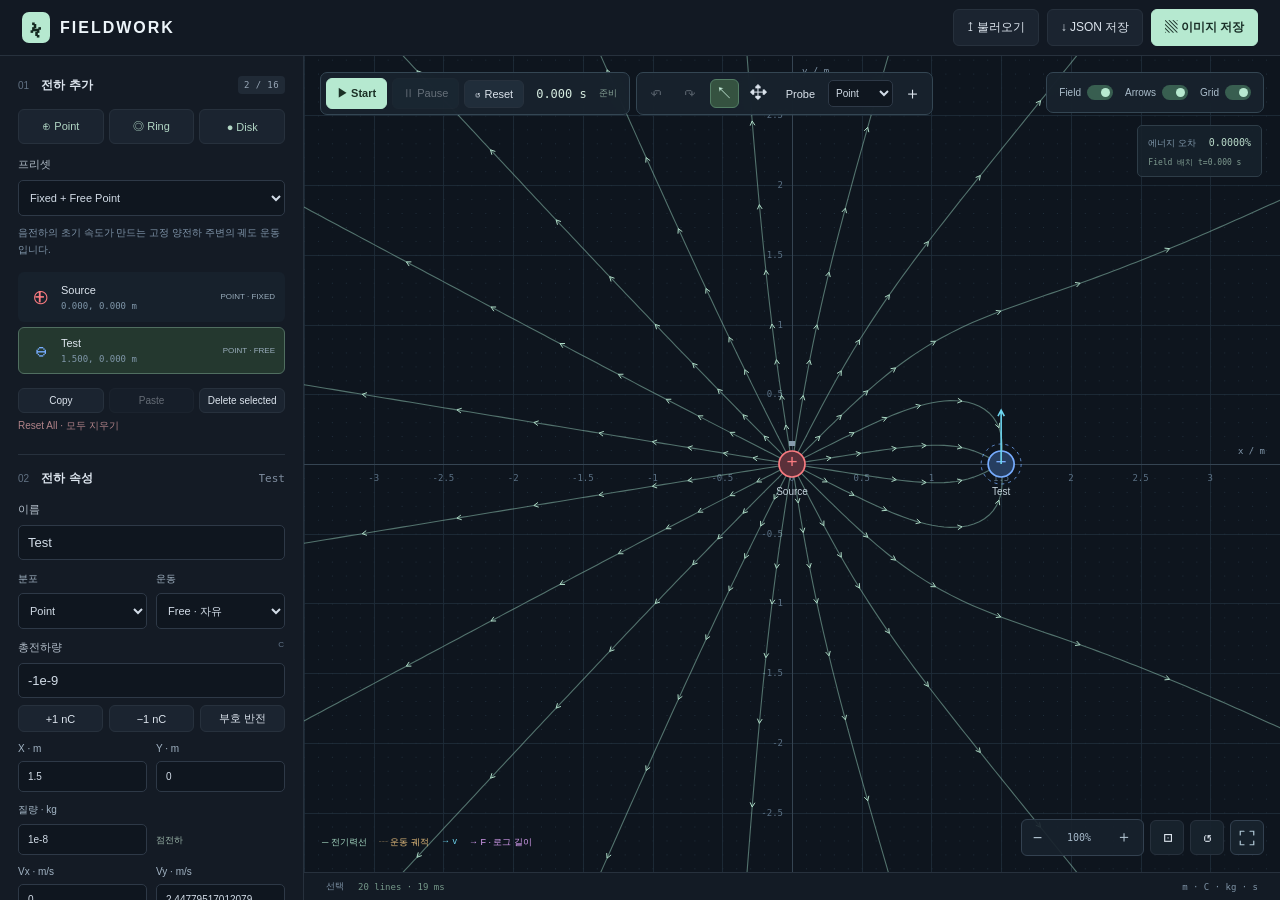
<file: index.html>
<!doctype html>
<html lang="ko">
<head>
  <meta charset="utf-8"><meta name="viewport" content="width=device-width,initial-scale=1"><meta name="theme-color" content="#10151d">
  <title>FIELDWORK — Electric Field & Charge Motion</title>
  <meta name="description" content="점전하·균일 링·원판의 준정적 쿨롱 힘과 실제 운동 궤적 시뮬레이션">
  <link rel="stylesheet" href="css/style.css"><link rel="stylesheet" href="css/field-controls.css"><link rel="stylesheet" href="css/simulation.css">
  <script defer src="js/physics.js"></script><script defer src="js/fieldLines.js"></script><script defer src="js/renderer.js"></script><script defer src="js/ui.js"></script>
  <script defer src="js/simulation-physics.js"></script><script defer src="js/simulation-fields.js"></script><script defer src="js/simulation-renderer.js"></script><script defer src="js/edit-history.js"></script><script defer src="js/simulation-editing.js"></script><script defer src="js/simulation.js"></script>
</head>
<body class="simulation-page">
  <header class="app-header">
    <a class="brand" href="index.html" aria-label="Fieldwork 홈"><span class="brand-mark">ϟ</span><span>FIELDWORK</span></a>
    <div class="file-actions"><button id="sim-import" title="시뮬레이션 JSON 불러오기" aria-label="시뮬레이션 JSON 불러오기">↥ <span>불러오기</span></button><button id="sim-save" title="시뮬레이션 JSON 저장" aria-label="시뮬레이션 JSON 저장">↓ <span>JSON 저장</span></button><button id="sim-png" class="primary" title="현재 화면 PNG 저장" aria-label="현재 화면 PNG 저장">▧ <span>이미지 저장</span></button><input id="sim-file" type="file" accept=".json,application/json" hidden></div>
  </header>
  <div class="workspace">
    <aside class="sidebar">
      <section><div class="section-heading"><h2><span>01</span> 전하 추가</h2><span class="badge" id="body-count">0 / 16</span></div>
        <div class="distribution-buttons"><button data-add="point">⊕ Point</button><button data-add="ring">◎ Ring</button><button data-add="disk">● Disk</button></div>
        <label for="sim-preset" class="field-label">프리셋</label><select id="sim-preset"><option value="single">Fixed + Free Point</option><option value="dipole">Electric Dipole</option><option value="like">Two Positive Charges</option><option value="ring">Charged Ring</option><option value="disk">Charged Disk</option><option value="moving">Multiple Moving Charges</option></select>
        <p id="preset-description" class="sim-note"></p><div id="body-list" class="body-list" aria-label="시뮬레이션 전하 목록"></div>
        <div class="selection-actions"><button id="selection-copy" disabled title="Ctrl+C">Copy</button><button id="selection-paste" disabled title="Ctrl+V">Paste</button><button id="selection-delete" disabled>Delete selected</button></div><p id="selection-summary" class="sim-note" hidden></p>
        <button id="reset-all" class="text-button danger">Reset All · 모두 지우기</button>
      </section>
      <section><div class="section-heading"><h2><span>02</span> 전하 속성</h2><span class="muted" id="body-selection">선택 없음</span></div>
        <form id="body-form" novalidate><fieldset id="property-fields">
          <label class="field-label" for="body-name">이름</label><input id="body-name" type="text" autocomplete="off">
          <div class="form-pair"><label for="body-type">분포<select id="body-type"><option value="point">Point</option><option value="ring">Ring</option><option value="disk">Disk</option></select></label><label for="body-fixed">운동<select id="body-fixed"><option value="fixed">Fixed · 고정</option><option value="free">Free · 자유</option></select></label></div>
          <label class="field-label" for="body-q">총전하량 <span>C</span></label><input id="body-q" type="text" inputmode="decimal" autocomplete="off">
          <div class="quick-charge"><button type="button" data-q="1e-9">+1 nC</button><button type="button" data-q="-1e-9">−1 nC</button><button type="button" id="body-flip">부호 반전</button></div>
          <div class="form-pair"><label for="body-x">X · m<input id="body-x" type="text" inputmode="decimal"></label><label for="body-y">Y · m<input id="body-y" type="text" inputmode="decimal"></label></div>
          <div id="radius-property"><label class="field-label" for="body-radius">반지름 R <span>m</span></label><input id="body-radius" type="text" inputmode="decimal"></div>
          <div class="form-pair"><label for="body-mass">질량 · kg<input id="body-mass" type="text" inputmode="decimal"></label><div class="body-density" id="body-density"></div></div>
          <div class="form-pair"><label for="body-vx">Vx · m/s<input id="body-vx" type="text" inputmode="decimal"></label><label for="body-vy">Vy · m/s<input id="body-vy" type="text" inputmode="decimal"></label></div>
          <p class="sim-note">속성 수정·드래그 시 정지하고 현재 배치를 새 초기조건으로 지정합니다. 드래그한 물체의 속도는 0이 됩니다.</p>
          <p id="body-error" class="error" role="alert"></p><div class="editor-actions"><button type="submit" class="apply-button">초기조건 적용 <span>↵</span></button><button type="button" id="body-delete">삭제</button></div>
        </fieldset></form>
        <div class="sim-selected-values"><span>|v| <b id="body-speed">—</b> m/s</span><span>|F| <b id="body-force">—</b> N</span></div>
      </section>
      <section><div class="section-heading"><h2><span>03</span> 시뮬레이션 설정</h2></div>
        <div class="form-pair"><label for="sim-dt">시간 간격 Δt · s<input id="sim-dt" type="text" inputmode="decimal" value="0.002"></label><label for="collision-radius">접촉 여유 · m<input id="collision-radius" type="text" inputmode="decimal" value="0.015"></label></div>
        <div class="slider-setting"><label for="sim-speed">Simulation Speed <output id="sim-speed-value">1.0×</output></label><input id="sim-speed" type="range" min="0.1" max="8" step="0.1" value="1"></div>
        <div class="form-pair"><label for="force-quality">힘 샘플 품질<select id="force-quality"><option value="low">낮음 · 16 / 32</option><option value="medium" selected>기본 · 32 / 96</option><option value="high">높음 · 64 / 256</option></select></label><label for="field-quality">Field 품질<select id="field-quality"><option value="low" selected>낮음 · 16 / 32</option><option value="medium">기본 · 32 / 96</option><option value="high">높음 · 64 / 256</option></select></label></div>
        <label class="toggle-row">Preserve X-Axis Symmetry <input id="sim-symmetry" type="checkbox" role="switch"></label><p id="symmetry-status" class="sim-note" role="status">OFF · 자유 운동</p>
        <p id="sample-info" class="sim-note"></p><p class="sim-note">원주 / 면적 균일 샘플. 힘 완화(softening) 없음. 접촉·과도한 한 스텝 이동은 경고 후 정지합니다.</p>
      </section>
      <section><div class="section-heading"><h2><span>04</span> 시각화 설정</h2><button id="clear-trails" class="tiny-button">궤적 지우기</button></div>
        <label class="toggle-row">전기력선 <input id="sim-lines" type="checkbox" role="switch" checked></label><label class="toggle-row">방향 화살표 <input id="sim-arrows" type="checkbox" role="switch" checked></label><label class="toggle-row">운동 궤적 <input id="sim-trails" type="checkbox" role="switch" checked></label><label class="toggle-row">속도 벡터 <input id="sim-velocity" type="checkbox" role="switch" checked></label><label class="toggle-row">힘 벡터 <input id="sim-forces" type="checkbox" role="switch"></label><label class="toggle-row">좌표 격자 <input id="sim-grid" type="checkbox" role="switch" checked></label>
        <div class="slider-setting"><label for="sim-line-density">전기력선 밀도 <output id="sim-line-density-value">20</output></label><input id="sim-line-density" type="range" min="8" max="64" step="2" value="20"></div>
        <label class="toggle-row">필드 위 표시 설정 <input id="sim-controls" type="checkbox" role="switch" checked></label><div class="slider-setting"><label for="sim-arrow-density">화살표 밀도 <output id="sim-arrow-density-value">1</output></label><input id="sim-arrow-density" type="range" min="0.4" max="2" step="0.1" value="1"></div><div class="slider-setting"><label for="sim-line-width">선 두께 · px <output id="sim-line-width-value">1.1</output></label><input id="sim-line-width" type="range" min="0.5" max="3" step="0.1" value="1.1"></div><div class="slider-setting"><label for="sim-arrow-size">화살표 크기 · px <output id="sim-arrow-size-value">4.5</output></label><input id="sim-arrow-size" type="range" min="3" max="9" step="0.5" value="4.5"></div><div class="slider-setting"><label for="field-interval">Field 갱신 간격 <output id="field-interval-value">400 ms</output></label><input id="field-interval" type="range" min="150" max="1500" step="50" value="400"></div>
      </section>
      <p class="sim-model-note">비상대론적·준정적 XY 모델. 링·원판은 강체 병진운동만 합니다. 회전·변형·자기장·복사 반작용은 제외합니다.</p>
    </aside>
    <main class="main-panel" aria-label="동적 전하 시뮬레이션">
      <div class="canvas-container" id="canvas-container"><canvas id="field-canvas" tabindex="0" aria-label="동적 전하 좌표평면. 전하 선택·드래그, 휠 확대, 빈 공간 드래그 이동"></canvas>
        <div class="sim-topbar"><div class="sim-transport" role="group" aria-label="시간 조작"><button id="sim-start" class="sim-start">▶ Start</button><button id="sim-pause" disabled>Ⅱ Pause</button><button id="sim-reset" title="최초 위치와 속도로 복원">↺ Reset</button><span id="sim-time">0.000 s</span><span id="sim-status" class="sim-state" data-state="ready">준비</span></div><div class="sim-mode-tools" role="group" aria-label="시뮬레이션 도구"><button id="edit-undo" disabled aria-label="Undo" title="Undo (Ctrl+Z)">↶</button><button id="edit-redo" disabled aria-label="Redo" title="Redo (Ctrl+Y / Ctrl+Shift+Z)">↷</button><button data-sim-mode="select" aria-label="선택 도구" title="선택 (V)">↖</button><button data-sim-mode="pan" aria-label="이동 도구" title="이동 (H)">✥</button><button data-sim-mode="probe" id="probe-tool" aria-label="Probe" title="전기장 측정 (P)">Probe</button><select id="field-add-type" aria-label="추가할 전하 종류"><option value="point">Point</option><option value="ring">Ring</option><option value="disk">Disk</option></select><button id="field-add" aria-label="전하 추가 모드" title="선택한 종류 추가">＋</button></div></div>
        <div id="sim-overlay-controls" class="sim-field-controls" role="group" aria-label="Field 표시"><label>Field <input id="overlay-lines" type="checkbox" role="switch" checked></label><label>Arrows <input id="overlay-arrows" type="checkbox" role="switch" checked></label><label>Grid <input id="overlay-grid" type="checkbox" role="switch" checked></label></div>
        <div id="field-probe" class="probe-card sim-probe" role="region" aria-label="Field Probe" hidden>
          <div class="probe-heading">Field Probe <span>N/C</span><button id="probe-close" aria-label="Close Probe" title="닫기 (Esc)">×</button></div>
          <form id="probe-form" novalidate><div class="form-pair"><label for="probe-x">X · m<input id="probe-x" type="text" inputmode="decimal" autocomplete="off"></label><label for="probe-y">Y · m<input id="probe-y" type="text" inputmode="decimal" autocomplete="off"></label><button type="submit" title="좌표 적용 (Enter)">Apply</button></div><p id="probe-error" class="error" role="alert"></p></form>
          <div class="probe-magnitude"><small>|E|</small><span id="sim-probe-mag">—</span></div><div class="probe-details"><span>Eₓ <b id="sim-probe-ex">—</b></span><span>Eᵧ <b id="sim-probe-ey">—</b></span><span>θ <b id="sim-probe-angle">—</b></span></div><div id="sim-probe-note" class="sim-probe-note"></div>
        </div>
        <div class="sim-energy" title="(현재 E − 초기 E) / (초기 K + |초기 U|). 고정-고정 상수 에너지는 제외합니다."><span>에너지 오차</span><b id="energy-error">0.000%</b><small id="field-snapshot">Field 계산 중</small></div>
        <div class="sim-legend"><span class="field-color">─ 전기력선</span><span class="trail-color">┄ 운동 궤적</span><span class="velocity-color">→ v</span><span class="force-color">→ F · 로그 길이</span></div>
        <div class="sim-view-controls"><div class="zoom-control"><button id="sim-zoom-out" aria-label="축소">−</button><span id="sim-zoom">100%</span><button id="sim-zoom-in" aria-label="확대">＋</button></div><button id="sim-fit" title="전체 보기 (F)" aria-label="모든 물체 보기">⊡</button><button id="sim-view-reset" title="뷰 초기화" aria-label="뷰 초기화">↺</button><button id="sim-maximize" class="maximize-button" aria-label="필드 최대화" aria-pressed="false" title="필드 최대화"><svg width="18" height="18" viewBox="0 0 24 24" fill="none" stroke="currentColor" stroke-width="1.6" stroke-linecap="round" aria-hidden="true"><path id="sim-maximize-icon" d="M8 3H3v5M16 3h5v5M3 16v5h5M21 16v5h-5"/></svg></button></div>
        <div id="sim-warning" class="sim-warning" role="alert" hidden></div><div id="sim-empty" class="empty-state" hidden><h2>전하를 추가하세요</h2><p>Point · Ring · Disk를 선택한 뒤 평면을 클릭하세요.</p></div>
      </div>
      <footer class="statusbar"><span id="sim-mode-label">선택</span><span id="sim-field-status">전기력선 계산 중</span><span class="cursor-position" id="sim-cursor">m · C · kg · s</span></footer>
    </main>
  </div>
  <div id="toast" class="toast" role="status" hidden></div>
  <dialog id="sim-clear-dialog" aria-labelledby="sim-clear-title"><div class="dialog-heading"><h2 id="sim-clear-title">모든 물체를 지울까요?</h2></div><p>현재 물체와 초기조건·궤적을 지웁니다. Undo로 배치를 복원할 수 있습니다.</p><div class="editor-actions"><button id="sim-clear-cancel" autofocus>취소</button><button id="sim-clear-confirm" class="danger">Reset All</button></div></dialog>
</body>
</html>
</file>
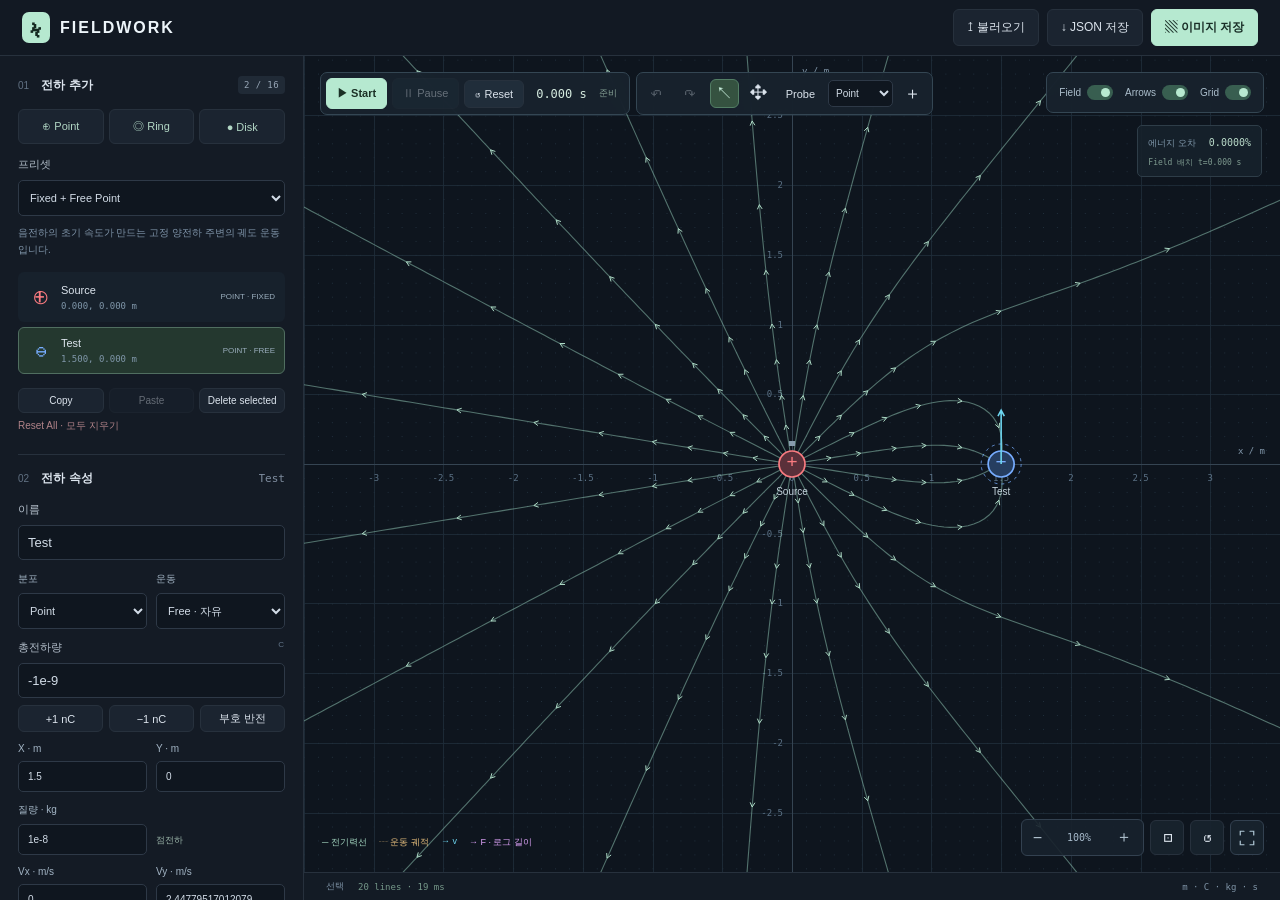
<file: simulation.html>
<!doctype html>
<html lang="en"><head><meta charset="utf-8"><meta name="viewport" content="width=device-width,initial-scale=1"><title>FIELDWORK</title><meta http-equiv="refresh" content="0;url=index.html"><script>location.replace('index.html'+location.search+location.hash);</script></head><body><p>FIELDWORK has moved to the main page. <a href="index.html">Open FIELDWORK</a></p></body></html>
</file>
<file: css/style.css>
:root{color-scheme:dark;--bg:#0d131b;--panel:#141b25;--border:#27313d;--text:#dce4ed;--muted:#7f8d9f;--accent:#b6e9d0;--positive:#fa7b80;--negative:#77adff;font-family:Inter,"Segoe UI","Malgun Gothic",sans-serif;font-size:13px}
*{box-sizing:border-box}
body{margin:0;background:var(--bg);color:var(--text);overflow:hidden}
button,input,select{font:inherit}
button{cursor:pointer;color:inherit;background:#1b2430;border:1px solid var(--border);border-radius:6px;transition:background .16s,border-color .16s}
button:hover{background:#2b3847;border-color:#4c6073}
button:focus-visible,select:focus-visible,input:focus-visible,canvas:focus-visible{outline:2px solid var(--accent);outline-offset:3px}
button:disabled{opacity:.4;cursor:default}
button:active{transform:translateY(1px)}
.app-header{height:78px;padding:0 28px;display:flex;align-items:center;gap:35px;border-bottom:1px solid var(--border);background:#121923}
.brand{display:flex;align-items:center;gap:13px;text-decoration:none;color:#edf5fa;font-size:19px;font-weight:750;letter-spacing:2px}
.brand-mark{display:grid;place-items:center;width:35px;height:40px;background:var(--accent);color:#142920;border-radius:10px;font-size:31px}
.brand small{display:block;font-size:8px;letter-spacing:2.8px;font-weight:500;color:var(--muted);margin-top:5px}
.file-actions{margin-left:auto;display:flex;gap:8px}
.file-actions button{padding:9px 13px;font-size:12px}
.file-actions .primary{background:var(--accent);color:#192e27;border-color:var(--accent);font-weight:650}
.workspace{display:flex;height:calc(100dvh - 78px)}
.sidebar{width:304px;flex-shrink:0;overflow:auto;background:var(--panel);border-right:1px solid var(--border);padding:26px 22px 12px;scrollbar-width:thin;scrollbar-color:#354252 transparent}
h1{font-size:22px;font-weight:600;margin:10px 0 26px;letter-spacing:-.8px}
h1>span{font-size:11px;display:block;margin-top:8px;letter-spacing:0;color:var(--muted);font-weight:400}
section{border-top:1px solid var(--border);padding:19px 0}
.section-heading{display:flex;justify-content:space-between;align-items:center;margin-bottom:15px}
h2{margin:0;font-size:12px;font-weight:600}
h2>span{font-size:10px;color:#617183;font-weight:500;margin-right:9px}
.badge{font:9px Consolas,monospace;color:#98a7b7;background:#202a36;padding:4px 6px;border-radius:4px;letter-spacing:.4px}
.field-label{display:flex;justify-content:space-between;font-size:11px;color:#b4bfcb;margin-bottom:8px}
.field-label span{font-size:8px;letter-spacing:1px;color:#63768a}
select,input[type=text]{width:100%;background:#0f161f;border:1px solid #2e3947;color:#d2dce7;border-radius:5px;padding:9px;min-width:0}
select{font-size:11px;padding:10px 7px;cursor:pointer}
.text-button{border:0;background:none;font-size:10px;padding:6px 0}
.danger{color:#b08288}
.muted{color:var(--muted);font:11px Consolas,monospace}
fieldset{padding:0;margin:0;border:0}
fieldset:disabled{opacity:.38}
.error{font-size:10px;line-height:1.5;color:#ff9b9b;margin:5px 0;min-height:0}
.error:empty{display:none}
.editor-actions{display:flex;gap:7px;margin-top:12px}
.editor-actions button{padding:8px 12px;font-size:10px}
.apply-button{flex:1;background:#263d37;border-color:#3a5c50;color:#c4e8d7;display:flex;justify-content:space-between}
.tiny-button{border:0;background:transparent;font-size:9px;color:#73879d;padding:2px}
.slider-setting{margin:15px 0}
.slider-setting label{display:flex;justify-content:space-between;color:#acbac9;font-size:11px;margin-bottom:8px}
.slider-setting output{font:10px Consolas,monospace;color:#d2e5dc}
input[type=range]{appearance:none;width:100%;height:3px;background:#303d4c;border-radius:5px;display:block;margin:11px 0;accent-color:var(--accent);cursor:pointer}
input[type=range]::-webkit-slider-thumb{appearance:none;width:11px;height:11px;border-radius:100%;background:var(--accent);border:2px solid #15251e}
input[type=range]::-moz-range-thumb{width:9px;height:9px;border-radius:100%;background:var(--accent)}
.toggle-row{display:flex;align-items:center;justify-content:space-between;font-size:11px;color:#aebccb;margin-top:14px}
input[role=switch]{appearance:none;width:26px;height:15px;background:#374555;border-radius:10px;position:relative;cursor:pointer;margin:0}
input[role=switch]:before{content:"";position:absolute;width:9px;height:9px;border-radius:100%;background:#9eacba;left:3px;top:3px;transition:transform .15s}
input[role=switch]:checked{background:#385e50}
input[role=switch]:checked:before{background:#b7e9d0;transform:translateX(11px)}
.main-panel{display:flex;flex-direction:column;min-width:0;flex:1}
.canvas-container{position:relative;flex:1;min-height:0;overflow:hidden;background:#0e151e}
canvas{display:block;width:100%;height:100%;touch-action:none;cursor:default}
.probe-card{position:absolute;right:26px;top:81px;width:205px;border:1px solid #2b3945;border-radius:8px;background:#141e29e6;backdrop-filter:blur(10px);padding:15px;pointer-events:none}
.probe-heading{display:flex;align-items:center;gap:7px;font:8px Consolas,monospace;letter-spacing:1.1px;color:#8ea7b8}
.probe-heading>span:last-child{margin-left:auto;color:#5f7589;letter-spacing:0}
.probe-magnitude{font:25px Consolas,monospace;color:#d3eee1;margin:16px 0}
.probe-magnitude small{font:9px "Segoe UI",sans-serif;color:#7d91a1;display:block;margin-top:5px}
.probe-details{border-top:1px solid #2a3744;padding-top:11px;display:grid;gap:9px}
.probe-details>span{display:flex;justify-content:space-between;font-size:10px;color:#71899e}
.probe-details b{font:10px Consolas,monospace;color:#bbcbd6}
.zoom-control{display:flex;align-items:center;background:#18212de8;border:1px solid #334150;border-radius:6px;pointer-events:auto}
.zoom-control button{border:0;background:transparent;padding:7px 11px;font-size:16px;color:#b4c6d3}
.zoom-control>span{font:10px Consolas,monospace;width:52px;text-align:center;color:#a7bacb}
.statusbar{height:33px;display:flex;gap:22px;align-items:center;padding:0 22px;background:#131b25;border-top:1px solid var(--border);font:9px Consolas,"Malgun Gothic",monospace;color:#7f94a7}
.statusbar>span:first-child{display:flex;align-items:center;gap:7px}
.cursor-position{margin-left:auto}
.empty-state{position:absolute;top:43%;left:50%;transform:translate(-50%,-50%);text-align:center;pointer-events:none;width:80%}
.empty-state>span{font-size:35px;color:#8daea5}
.empty-state h2{font-size:22px;margin:18px}
.empty-state p{font-size:12px;color:#8a9eaf}
.toast{position:fixed;left:50%;bottom:55px;transform:translateX(-50%);padding:13px 22px;background:#243d34;color:#d0f4e2;border:1px solid #4d7b64;border-radius:7px;z-index:20;box-shadow:0 8px 30px #0005;font-size:12px}
dialog{max-width:480px;width:90%;border:1px solid #415360;border-radius:12px;background:#18222f;color:var(--text);padding:28px;box-shadow:0 25px 100px #0008}
dialog::backdrop{background:#070c13b8;backdrop-filter:blur(4px)}
.dialog-heading{display:flex;align-items:center;justify-content:space-between}
.dialog-heading h2{font-size:20px}
.dialog-heading button{font-size:22px;padding:0 8px}
dialog p{font-size:12px;color:#9eb0c0;line-height:1.8}
dl{display:grid;grid-template-columns:145px 1fr;gap:17px;font-size:12px;padding:20px 0}
dt{color:#b6e9d0}
dd{margin:0;color:#b2c0cc}
[hidden]{display:none!important}
@media(min-width:1500px){
.sidebar{width:320px;padding-left:26px;padding-right:26px}
}
@media(max-height:850px){
.sidebar{padding-top:18px}
h1{margin-bottom:19px}
section{padding:14px 0}
.slider-setting{margin:12px 0}
}
@media(max-width:1100px){
.sidebar{width:277px;padding-left:16px;padding-right:16px}
.probe-card{width:175px;right:17px}
}
@media(max-width:760px){
.app-header{height:65px;padding:0 14px}
.brand{font-size:15px}
.brand-mark{width:29px;height:34px}
.file-actions button{font-size:15px;padding:7px}
.file-actions button span{display:none}
.workspace{height:calc(100dvh - 65px)}
.sidebar{width:230px;padding:17px 12px}
.probe-card{top:auto;bottom:74px;right:14px;width:165px;padding:12px}
.probe-magnitude{font-size:21px;margin:12px 0}
.zoom-control{margin-left:auto}
.statusbar{padding:0 10px;gap:8px;font-size:8px}
.cursor-position{white-space:nowrap}
}
@media(max-width:480px){
.workspace{height:auto;flex-direction:column-reverse}
.main-panel{height:72dvh;min-height:440px}
.sidebar{width:100%;border-right:0;border-top:1px solid var(--border);overflow:visible;display:block}
body{overflow:auto}
.app-header{position:sticky;top:0;z-index:10}
.brand small{font-size:6px}
.brand{gap:8px}
.file-actions{gap:5px}
.file-actions button{padding:6px}
.probe-card{width:150px}
.statusbar{min-height:30px}
.sidebar section{padding:17px 0}
}
</file>
<file: css/field-controls.css>
.app-header{ height: 56px; padding: 0 22px; }
.brand{ font-size: 16px; gap: 10px; }
.brand-mark{ width: 28px; height: 31px; border-radius: 7px; font-size: 25px; }
.workspace{ height: calc(100dvh - 56px); }
.sidebar{ width: 300px; padding: 5px 18px 14px; }
.sidebar section:first-of-type{ border-top: 0; }
.sidebar section{ padding: 15px 0; }
.statusbar{ height: 28px; }
#field-canvas{ position: absolute; inset: 0; width: 100%; height: 100%; }
.probe-card{ left: 18px; right: auto; top: 18px; bottom: auto; width: 176px; padding: 12px; background: #141e29d9; }
.probe-heading{ letter-spacing: 0; font-size: 10px; }
.probe-magnitude{ font-size: 23px; margin: 12px 0; }
.probe-details{ gap: 7px; padding-top: 9px; }
.probe-position{ border-top: 1px solid #2a3744; margin-top: 10px; padding-top: 9px; color: #8299ac; font: 9px Consolas, monospace; overflow-wrap: anywhere; }
.maximize-button{ display: grid; place-items: center; width: 36px; height: 36px; background: #18212de8; border: 1px solid #334150; color: #afc6d4; }
.maximize-button:hover{ background: #304437; border-color: #638674; color: #dcf4e8; }
body.field-maximized{ overflow: hidden; }
.field-maximized .app-header,
.field-maximized .sidebar,
.field-maximized .statusbar{ display: none; }
.field-maximized .workspace{ height: 100dvh; }
.field-maximized .canvas-container{ position: fixed; inset: 0; width: 100%; height: 100dvh; z-index: 40; }
.field-maximized .probe-card{ top: 74px; }
.field-maximized .toast{ z-index: 60; }
@media (max-width: 1100px){
.sidebar{ width: 260px; padding-left: 14px; padding-right: 14px; }
}
@media (max-width: 760px){
.app-header{ padding: 0 14px; }
.sidebar{ width: 230px; padding-left: 12px; padding-right: 12px; }
.probe-card{ width: 153px; left: 12px; top: 67px; }
.field-maximized .probe-card{ top: 64px; }
}
@media (max-width: 480px){
.workspace{ height: auto; }
.sidebar{ width: 100%; }
.main-panel{ height: 76dvh; }
.field-maximized .main-panel{ height: 100dvh; min-height: 0; }
}
</file>
<file: css/simulation.css>
.simulation-page .sidebar { width: 304px; }
.simulation-page .main-panel { min-width: 0; }
.distribution-buttons { display: flex; gap: 5px; margin-bottom: 13px; }
.distribution-buttons button { flex: 1; padding: 9px 3px; font-size: 11px; color: #b2d7c5; }
.distribution-buttons button.active { background: #294638; border-color: #6e9b82; }
.sim-note { font-size: 10px; line-height: 1.65; color: #7f94a9; margin: 9px 0; }
.body-list { max-height: 170px; overflow-y: auto; scrollbar-width: thin; }
.body-row { width: 100%; padding: 9px; margin: 5px 0; display: flex; align-items: center; gap: 8px; text-align: left; background: #17212c; border-color: transparent; }
.body-row.active { background: #24382f; border-color: #506e60; }
.body-row .body-sign { font-size: 22px; width: 25px; text-align: center; }
.body-row .body-info { flex: 1; min-width: 0; }
.body-row strong { display: block; font-size: 11px; font-weight: 500; overflow: hidden; text-overflow: ellipsis; white-space: nowrap; }
.body-row small { display: block; font: 9px Consolas,monospace; color: #8198ab; margin-top: 5px; }
.body-row .body-kind { color: #9aaebd; font-size: 8px; text-align: right; line-height: 1.7; }
.form-pair { display: flex; gap: 9px; margin: 11px 0; }
.form-pair>label,.form-pair>div { flex: 1; min-width: 0; }
.form-pair>label { display: flex; flex-direction: column; gap: 7px; font-size: 10px; color: #a3b5c5; }
.simulation-page #body-name { margin-bottom: 1px; }
.simulation-page input:disabled { opacity: .4; }
.body-density { align-self: end; font: 9px Consolas,monospace; color: #9ab4a8; overflow-wrap: anywhere; padding: 7px 0; line-height: 1.7; }
.sim-selected-values { display: flex; gap: 12px; margin-top: 13px; font-size: 9px; color: #708ba0; }
.sim-selected-values b { font: 10px Consolas,monospace; color: #bcced8; }
.sim-model-note { color: #90a6b7; font-size: 10px; line-height: 1.9; border-top: 1px solid #2d3c48; padding-top: 14px; }
#body-selection { max-width: 125px; text-overflow: ellipsis; overflow: hidden; white-space: nowrap; }
.sim-topbar { position: absolute; top: 16px; left: 16px; z-index: 3; display: flex; flex-wrap: wrap; gap: 6px; max-width: calc(100% - 275px); }
.sim-transport,.sim-mode-tools,.sim-field-controls { display: flex; align-items: center; padding: 5px; gap: 5px; background: #18232eea; border: 1px solid #344653; border-radius: 7px; backdrop-filter: blur(8px); }
.sim-transport button { padding: 7px 10px; font-size: 11px; background: #202d3a; }
.sim-transport .sim-start { background: #b6e9d0; color: #1b3025; border-color: #b6e9d0; font-weight: 600; }
#sim-time { padding: 0 7px; font: 12px Consolas,monospace; color: #d5eadf; white-space: nowrap; }
.sim-state { color: #88a397; font-size: 9px; padding-right: 7px; white-space: nowrap; }
.sim-state[data-state="running"] { color: #b6e9d0; }.sim-state[data-state="paused"] { color: #ebc587; }
.sim-mode-tools button { width: 29px; height: 29px; padding: 0; font-size: 17px; background: transparent; border-color: transparent; }
.sim-mode-tools button.active { color: #c7eddb; background: #355240; border-color: #537e65; }
.sim-mode-tools select { width: 65px; padding: 6px 3px; font-size: 10px; }
.sim-field-controls { position: absolute; top: 16px; right: 16px; z-index: 3; gap: 12px; padding: 12px; }
.sim-field-controls label { display: flex; align-items: center; gap: 6px; font-size: 10px; color: #acbecc; cursor: pointer; }
.simulation-page .sim-probe { top: 120px; width: 170px; padding: 12px; pointer-events: none; }
.sim-probe .probe-magnitude { font-size: 21px; margin: 12px 0; }
.sim-probe-note { color: #bca47c; font-size: 9px; line-height: 1.5; margin-top: 7px; }
.sim-energy { position: absolute; top: 69px; right: 18px; background: #16212be8; border: 1px solid #2e3d48; border-radius: 5px; padding: 8px 10px; pointer-events: none; }
.sim-energy span { color: #8199ac; font-size: 9px; margin-right: 13px; }.sim-energy b { color: #b9dac9; font: 10px Consolas,monospace; }
.sim-energy small { display: block; margin-top: 7px; color: #7f9b90; font: 8px Consolas,"Malgun Gothic",monospace; }
.sim-legend { position: absolute; bottom: 23px; left: 18px; font-size: 9px; display: flex; gap: 12px; pointer-events: none; }
.field-color { color: #a2d4be; }.trail-color { color: #e5bd7c; }.velocity-color { color: #6dd5ef; }.force-color { color: #dba0f5; }
.sim-view-controls { position: absolute; bottom: 16px; right: 16px; display: flex; align-items: center; gap: 6px; z-index: 3; }
.sim-view-controls>button { width: 34px; height: 35px; font-size: 18px; padding: 0; background: #18232eea; }
.sim-warning { position: absolute; bottom: 72px; left: 50%; transform: translateX(-50%); width: max-content; max-width: min(650px,calc(100% - 32px)); padding: 12px 16px; color: #f4d49c; background: #3a2e20f2; border: 1px solid #887047; border-radius: 7px; font-size: 12px; line-height: 1.7; z-index: 5; }
.simulation-page #sim-field-status { color: #759889; }.simulation-page .statusbar { gap: 14px; }
.simulation-page .empty-state { top: 55%; }
@media(min-width: 1550px) { .sim-topbar { max-width: calc(100% - 290px); } .simulation-page .sim-probe { top: 74px; } }
@media(max-width: 1100px) { .simulation-page .sidebar { width: 264px; } .sim-transport button { padding: 7px 8px; }.sim-topbar { max-width: calc(100% - 265px); } }
@media(max-width: 900px) {
  .sim-topbar { max-width: calc(100% - 28px); top: 12px; left: 12px; }
  .sim-field-controls { top: 107px; right: 12px; padding: 9px; }
  .sim-energy { top: 151px; right: 12px; }
  .simulation-page .sim-probe { top: auto; bottom: 98px; left: 12px; width: 153px; }
  .sim-legend { left: 12px; bottom: 65px; font-size: 8px; gap: 9px; }
  .sim-view-controls { right: 12px; bottom: 14px; }
}
@media(max-width: 620px) { .sim-topbar { display: block; right: 12px; }.sim-transport { gap: 3px; padding: 4px; flex-wrap: nowrap; }.sim-transport button { font-size: 10px; padding: 7px 6px; }#sim-time { font-size: 10px; padding: 0 3px; }.sim-state { display: none; }.sim-mode-tools { width: fit-content; margin-top: 6px; }.sim-field-controls { top: 102px; }.sim-energy { top: 147px; }.simulation-page .sim-probe { width: 135px; }.sim-warning { font-size: 10px; } }
@media(max-width: 480px) { .simulation-page .sidebar { width: 100%; }.simulation-page .main-panel { min-height: 540px; height: 82dvh; }.simulation-page.field-maximized .main-panel { min-height: 0; height: 100dvh; }.sim-probe .probe-magnitude { margin: 8px 0; font-size: 18px; }.sim-probe .probe-details { gap: 5px; }.sim-legend .force-color { display: none; } }

.quick-charge{display:flex;gap:6px;margin-top:7px}.quick-charge button{flex:1;font-size:11px;padding:5px}.sim-mode-tools #edit-undo,.sim-mode-tools #edit-redo{font-size:20px}.sim-mode-tools button:disabled{opacity:.3;cursor:default}[hidden]{display:none!important}
@media(max-width:480px){.workspace{height:auto}.app-header{gap:8px}}

.selection-actions{display:flex;gap:5px;margin-top:9px}.selection-actions button{padding:6px 7px;font-size:10px;flex:1;white-space:nowrap}
#selection-summary{overflow-wrap:anywhere;color:#b6d9c8}#symmetry-status[data-active="true"]{color:#b6e9d0}
.sim-mode-tools #probe-tool{width:auto;padding:0 7px;font-size:11px}
.simulation-page .sim-probe{top:0;left:0;bottom:auto;width:216px;max-width:calc(100% - 16px);padding:10px;pointer-events:auto;z-index:8}
.sim-probe .probe-heading{font-size:10px}.sim-probe #probe-close{margin-left:6px;border:0;background:transparent;font-size:19px;line-height:18px;padding:0 3px}
.sim-probe .form-pair{margin:9px 0 5px;gap:6px;align-items:end}.sim-probe .form-pair label{font-size:10px;gap:4px}.sim-probe input{padding:6px;font:11px Consolas,monospace}.sim-probe button[type=submit]{padding:6px;font-size:10px}
.sim-probe .probe-magnitude{font-size:18px;margin:7px 0;display:flex;align-items:center;gap:8px;overflow-wrap:anywhere}.sim-probe .probe-magnitude small{margin:0}.sim-probe .probe-details{gap:6px;padding-top:7px}.sim-probe .probe-details b{font-size:11px}

.sim-probe .probe-heading>span{margin-left:auto}
</file>
